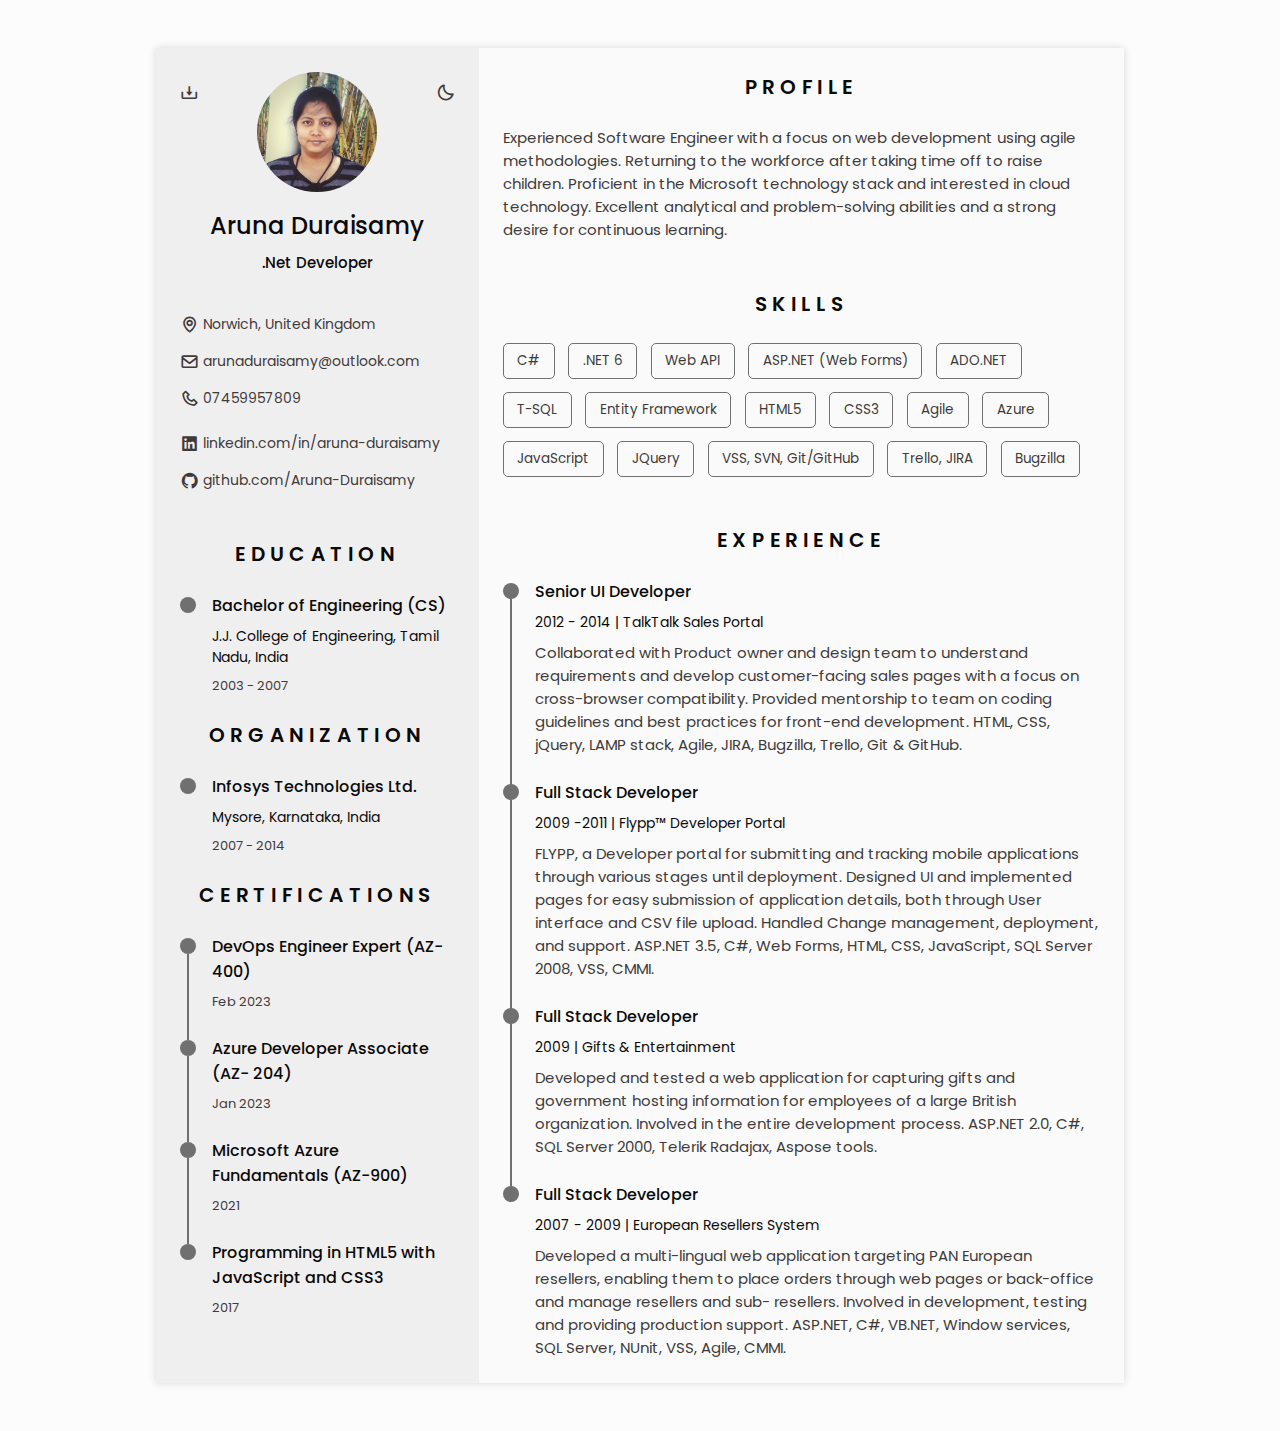
<file: index.html>
<!DOCTYPE html>
<html lang="en-GB">
    <head>
        <meta charset="UTF-8">
        <meta http-equiv="X-UA-Compatible" content="IE=edge">
        <meta name="viewport" content="width=device-width, initial-scale=1.0">
        <!-- Box Icons-->
        <link rel="stylesheet"
        href="https://cdn.jsdelivr.net/npm/boxicons@latest/css/boxicons.min.css">
        <!-- CSS -->
        <link rel="stylesheet" href="./styles/index.css">
        <title>Aruna Duraisamy</title>
        <!-- Favicon -->
        <link rel="apple-touch-icon" sizes="180x180" href="./assets/favicons/apple-touch-icon.png">
        <link rel="icon" type="image/png" sizes="32x32" href="./assets/favicons/favicon-32x32.png">
        <link rel="icon" type="image/png" sizes="16x16" href="./assets/favicons/favicon-16x16.png">
        <link rel="manifest" href="./assets/favicons/site.webmanifest">
    </head>
    <body>
        <!-- Header -->
        <header id="header" class="l-header">
            <nav class="nav bd-container">
                <a href="#" class="nav_logo">Aruna</a>

                <div class="nav_menu" id="nav-menu">
                    <ul class="nav_list">
                        <li class="nav_item">
                            <a href="#home" class="nav_link active-link">
                                <i class="bx bx-home nav_icon"></i>Home
                            </a>
                        </li>
                        <li class="nav_item">
                            <a href="#profile" class="nav_link">
                                <i class="bx bx-user nav_icon"></i>Profile
                            </a>
                        </li>
                        <li class="nav_item">
                            <a href="#education" class="nav_link">
                                <i class="bx bx-book nav_icon"></i>Education
                            </a>
                        </li>
                        <li class="nav_item">
                            <a href="#skills" class="nav_link">
                                <i class="bx bx-receipt nav_icon"></i>Skills
                            </a>
                        </li>
                        <li class="nav_item">
                            <a href="#experience" class="nav_link">
                                <i class="bx bx-briefcase-alt nav_icon"></i>Experience
                            </a>
                        </li>
                        <li class="nav_item">
                            <a href="#certification" class="nav_link">
                                <i class="bx bx-award nav_icon"></i>Certification
                            </a>
                        </li>
                    </ul>
                </div>
                <div class="nav_toogle" id="nav-toggle">
                    <i class="bx bx-grid-alt"></i>
                </div>
            </nav>
        </header>

        <main class="l-main bd-container">

            <div class="resume" id="printable-resume">
                <div class="resume_left">
                    <section class="home section" id="home">
                        <div class="home_container  bd-grid">
                            <div class="home_data bd-grid">
                                <img src="./assets/images/ProfilePicture.jpeg" alt="" class="home_img">
                                <h1 class="home_title">Aruna Duraisamy</h1>
                                <h3 class="home_profession">.Net Developer</h3>

                                <div>
                                    <a download="" href="./assets/ArunaDuraisamy-v7.pdf" class="home_button home_button-movil">Download</a>
                                </div>
                            </div>
                            <div class="home_address bd-grid">
                                <span class="home_information">
                                    <i class="bx bx-map bx-tada-hover home_icon"></i>
                                    Norwich, United Kingdom
                                </span>
                                <span class="home_information">
                                    <i class="bx bx-envelope bx-tada-hover home_icon"></i>
                                    arunaduraisamy@outlook.com
                                </span>
                                <span class="home_information">
                                    <i class="bx bx-phone bx-tada-hover home_icon"></i>
                                    07459957809
                                </span>
                            </div>
                            <div class="social_container bd-grid">
                                <a href="https://www.linkedin.com/in/aruna-duraisamy/" target="_blank" class="social_link">
                                    <i class="bx bxl-linkedin-square bx-tada-hover social_icon"></i>linkedin.com/in/aruna-duraisamy
                                </a>
                                <a href="https://github.com/Aruna-Duraisamy" target="_blank" class="social_link">
                                            <i class="bx bxl-github bx-tada-hover social_icon"></i>github.com/Aruna-Duraisamy
                                        </a>
                            </div>
                        </div>
                        <!-- Theme change button-->
                        <i class="bx bx-moon change-theme" Title="Theme" id="theme-button"></i>
                    <!-- button to generate and download pdf (for desktop)-->
                    <i class="bx bx-download generate-pdf" id="resume-button" Title="Generate PDF"></i>
                    </section>

                    <!-- Education -->
                    <section class="education section" id="education">
                        <h2 class="section-title">Education</h2>

                        <div class="education_container bd-grid">
                            <div class="education_content">
                                <div class="education_time">
                                    <span class="education_rounder"></span>
                                <!-- <span class="education_line"></span>-->
                                </div>
                                <div class="education_data bd-grid">
                                    <h3 class="education_title">Bachelor of Engineering (CS)</h3>
                                    <span class="education_studies">J.J. College of Engineering, Tamil Nadu, 
                                        India</span>
                                    <span class="education_year">2003 - 2007</span>
                                </div>
                            </div>
                        </div>
                    </section>
                    <!-- Organization -->
                    <section class="organization">
                        <h2 class="section-title">Organization</h2>

                        <div class="education_container bd-grid">
                            <div class="education_content">
                                <div class="education_time">
                                    <span class="education_rounder"></span>
                                <!-- <span class="education_line"></span>-->
                                </div>
                                <div class="education_data bd-grid">
                                    <h3 class="education_title">Infosys Technologies Ltd.</h3>
                                    <span class="education_studies">Mysore, Karnataka, India</span>
                                    <span class="education_year">2007 - 2014</span>
                                </div>
                            </div>
                        </div>
                    </section>


                    <!-- Certifications -->
                    <section class="certification section" id="certification">
                        <h2 class="section-title">Certifications</h2>

                        <div class="certification_container bd-grid">
                            <div class="certification_content">
                                <div class="certification_time">
                                    <span class="certification_rounder"></span>
                                    <span class="certification_line"></span>
                                </div>
                                <div class="certification_data bd-grid">
                                    <h3 class="certification_title">DevOps Engineer Expert (AZ-400)</h3>
                                    <span class="certification_year">Feb 2023</span>
                                </div>
                            </div>
                            <div class="certification_content">
                                <div class="certification_time">
                                    <span class="certification_rounder"></span>
                                    <span class="certification_line"></span>
                                </div>
                                <div class="certification_data bd-grid">
                                    <h3 class="certification_title">Azure Developer Associate (AZ- 204)</h3>
                                    <span class="certification_year">Jan 2023</span>
                                </div>
                            </div>
                            <div class="certification_content">
                                <div class="certification_time">
                                    <span class="certification_rounder"></span>
                                    <span class="certification_line"></span>
                                </div>
                                <div class="certification_data bd-grid">
                                    <h3 class="certification_title">Microsoft Azure Fundamentals (AZ-900)</h3>
                                    <span class="certification_year">2021</span>
                                </div>
                            </div>
                            <div class="certification_content">
                                <div class="certification_time">
                                    <span class="certification_rounder"></span>
                                    <!-- <span class="certification_line"></span>-->
                                </div>
                                <div class="certification_data bd-grid">
                                    <h3 class="certification_title">Programming in HTML5 with JavaScript and CSS3</h3>
                                    <span class="certification_year">2017</span>
                                </div>
                            </div>
                        </div>
                    </section>


                </div>
                <div class="resume_right">
                    <!-- Profile -->
                    <section class="profile section" id="profile">
                        <h2 class="section-title">Profile</h2>

                        <p class="profile_description">Experienced Software Engineer with a focus on 
                            web development using agile methodologies. Returning to the workforce after 
                            taking time off to raise children. Proficient in the Microsoft technology 
                            stack and interested in cloud technology. Excellent analytical and 
                            problem-solving abilities and a strong desire for continuous learning.</p>
                    </section>

                    <!-- Skills -->
                    <section class="skills section" id="skills">
                        <h2 class="section-title">Skills</h2>

                        <div class="skills_content bd-grid">
                            <div class="skill-card"><span>C#</span></div>
                            <div class="skill-card"><span>.NET 6</span> </div>
                            <div class="skill-card"><span>Web API</span> </div>
                            <div class="skill-card"><span>ASP.NET (Web Forms)</span> </div>
                            <div class="skill-card"><span>ADO.NET</span></div>
                            <div class="skill-card"><span>T-SQL</span></div>
                            <div class="skill-card"><span>Entity Framework</span></div>
                            <div class="skill-card"><span>HTML5</span></div>
                            <div class="skill-card"><span>CSS3</span></div>
                            <div class="skill-card"><span>Agile</span></div>
                            <div class="skill-card"><span>Azure</span></div>
                            <div class="skill-card"><span>JavaScript</span></div>
                            <div class="skill-card"><span>JQuery</span></div>
                            <div class="skill-card"><span>VSS, SVN, Git/GitHub</span></div>
                            <div class="skill-card"><span>Trello, JIRA</span></div>
                            <div class="skill-card"><span>Bugzilla </span></div>
                        </div>
                    </section>

                    <!-- Experience -->
                    <section class="experience section" id="experience">
                        <h2 class="section-title">Experience</h2>

                        <div class="experience_container bd-grid">
                            <div class="experience_content">
                                <div class="experience_time">
                                    <span class="experience_rounder"></span>
                                    <span class="experience_line"></span>
                                </div>

                                <div class="experience_data bd-grid">
                                    <h3 class="experience_title">Senior UI Developer</h3>
                                    <span class="experience_company">2012 - 2014 | TalkTalk Sales Portal</span>
                                    <p class="experience_description">Collaborated with Product owner and design 
                                        team to understand requirements and develop customer-facing sales pages with
                                         a focus on cross-browser compatibility. Provided mentorship to team on 
                                         coding guidelines and best practices for front-end development. HTML, 
                                         CSS, jQuery, LAMP stack, Agile, JIRA, Bugzilla, Trello, Git & GitHub.</p>
                                </div>
                            </div>
                            <div class="experience_content">
                                <div class="experience_time">
                                    <span class="experience_rounder"></span>
                                    <span class="experience_line"></span>
                                </div>

                                <div class="experience_data bd-grid">
                                    <h3 class="experience_title">Full Stack Developer</h3>
                                    <span class="experience_company">2009 -2011 | Flypp&trade; Developer Portal</span>
                                    <p class="experience_description">FLYPP, a Developer portal for submitting and tracking 
                                        mobile applications through various stages until deployment. Designed UI and implemented 
                                        pages for easy submission of application details, both through User interface and CSV file 
                                        upload. Handled Change management, deployment, and support. ASP.NET 3.5, C#, Web Forms, 
                                        HTML, CSS, JavaScript, SQL Server 2008, VSS, CMMI.</p>
                                </div>
                            </div>
                            <div class="experience_content">
                                <div class="experience_time">
                                    <span class="experience_rounder"></span>
                                    <span class="experience_line"></span>
                                </div>

                                <div class="experience_data bd-grid">
                                    <h3 class="experience_title">Full Stack Developer</h3>
                                    <span class="experience_company">2009 | Gifts & Entertainment </span>
                                    <p class="experience_description">Developed and tested a web application for capturing gifts and 
                                        government hosting information for employees of a large British organization. Involved in the 
                                        entire development process. ASP.NET 2.0, C#, SQL Server 2000, Telerik Radajax, Aspose tools.</p>
                                </div>
                            </div>
                            <div class="experience_content">
                                <div class="experience_time">
                                    <span class="experience_rounder"></span>
                                    <!-- <span class="experience_line"></span>-->
                                </div>

                                <div class="experience_data bd-grid">
                                    <h3 class="experience_title">Full Stack Developer</h3>
                                    <span class="experience_company">2007 - 2009 | European Resellers System</span>
                                    <p class="experience_description">Developed a multi-lingual web application targeting PAN European 
                                        resellers, enabling them to place orders through web pages or back-office and manage resellers 
                                        and sub- resellers. Involved in development, testing and providing production support. ASP.NET, 
                                        C#, VB.NET, Window services, SQL Server, NUnit, VSS, Agile, CMMI.</p>
                                </div>
                            </div>
                        </div>
                    </section>
                </div>
            </div>
        </main>

        <!-- Scroll Top -->
        <a href="#" class="scrolltop" id="scroll-top">
            <i class="bx bx-md bx-up-arrow-alt scrolltop_icon"></i>
        </a>
        <!-- HTML to PDF -->
        <script src="./js/html2pdf.bundle.min.js"></script>

        <!-- JS -->
        <script src="./js/main.js"></script>
    </body>
</html>
</file>
<file: styles/index.css>
@import url('https://fonts.googleapis.com/css2?family=Poppins:wght@400;500;600&display=swap');

/* -- Variables ---*/
:root {
--header-height: 3rem;

/* -- Colors -- */
--title-color: #0B0A0A;
--text-color:#403A3A;
--text-color-light:#707070;
--container-color:#FAFAFA;
--container-color-alt:#F0EFEF;
--body-color:#FCFCFC;
--header-color:#2B2B2B;
--header-text-color:#FCFCFC;
--scroll-top-color: #edf598;

/* -- Font ---*/
--body-font:'Poppins', sans-serif;
--h1-font-size:1.5rem;
--h2-font-size:1.25rem;
--h3-font-size:1rem;
--normal-font-size:.938rem;
--small-font-size:.875rem;
--smaller-font-size:.813rem;

--font-medium:500;
--font-semi-bold:600;

--mb-1:.5rem;
--mb-2:1rem;
--mb-3:1.5rem;

--z-tooltip:10;
--z-fixed:100;
}

/* BASE */
*, ::before, ::after {
    box-sizing: border-box;
}
html {
    scroll-behavior: smooth;
}
/* Dark Theme */
body.dark-theme {
    --title-color: #F2F2F2;
    --text-color:#BFBFBF;
    --container-color:#212121;
    --container-color-alt:#181616;
    --body-color:#2B2B2B;
    --header-color:#FCFCFC;
    --header-text-color:#2B2B2B;
}

/* Theme Buttons */
.change-theme {
    position:absolute;
    right: 0;
    top: 2.2rem;
    display:flex;
    color: var(--text-color);
    font-size: 1.2rem;
    cursor: pointer;
}

.change-theme:hover {
    color:var(--title-color);
}

/* Font size variables to scale cv */
body.scale-cv {
    --h1-font-size:.938rem;
    --h2-font-size:.938rem;
    --h3-font-size:.875rem;
    --normal-font-size:.813rem;
    --small-font-size:.75rem;
    --smaller-font-size:.688rem;
}

/* PDF specific */
.generate-pdf {
    display: none;
    position: absolute;
    top: 2.2rem;
    left: 0;
    font-size: 1.2rem;
    color: var(--text-color);
    cursor:pointer;
}
.generate-pdf:hover {
    color: var(--title-color);
}

.scale-cv .change-theme,
.scale-cv .generate-pdf {
    display: none;
}

.scale-cv .bd-container {
    max-width: 595px;
}

.scale-cv .section {
    padding: 1.5rem 0 .80rem;
}
.scale-cv .section-title{
    margin-bottom: .75rem;
}

.scale-cv .resume_left,
.scale-cv .resume_right {
    padding: 0 1rem;
}
.scale-cv .home_img {
    width: 90px;
    height: 90px;
}
.scale-cv .home_container {
    gap: 1.5rem;
}

.scale-cv .home_data{
  gap: .25rem;  
}

.scale-cv .home_address,
.scale-cv .social_container {
    gap: .75rem;
}

.scale-cv .home_icon,
.scale-cv .social_icon{
    font-size: 1rem;
}

.scale-cv .education_container,
.scale-cv .experience_container,
.scale-cv .certification_container {
    gap: 1rem;
}

.scale-cv .education_time,
.scale-cv .experience_time,
.scale-cv .certification_time {
    padding-right: .5rem;
}

.scale-cv .education_rounder,
.scale-cv .experience_rounder{
    width: 11px;
    height: 11px;
    margin-top: .22rem;
}

.scale-cv .education_line,
.scale-cv .experience_line {
    width: 1px;
    height: 110%;
    transform: translate(5px, 0);
}

.scale-cv .education_date,
.scale-cv .experience_date,
.scale-cv .certification_date {
    gap: .25rem;
}

.scale-cv .skills_name {
    margin-bottom: var(--mb-1);
}

body {
    margin: 0 0 var(--header-height) 0;
    padding: 0;
    font-family: var(--body-font);
    font-size: var(--normal-font-size);
    background-color: var(--body-color);
    color: var(--text-color);
}

h1, h2, h3,ul, p {
    margin: 0;
}

h1, h2, h3 {
    color: var(--title-color);
    font-weight: var(--font-medium);
}

ul {
    padding: 0;
    list-style: none;
}

a {
    text-decoration: none;
}

img {
    max-width: 100%;
    height: auto;
}


/* Class CSS */
.section {
    padding: 1.5rem 0;
}

.section-title {
    font-size: var(--h2-font-size);
    color: var(--title-color);
    font-weight: var(--font-semi-bold);
    text-transform: uppercase;
    letter-spacing: .35rem;
    text-align: center;
    margin-bottom: var(--mb-3);
}

/* Layout */
.bd-container {
    max-width: 968px;
    width: calc(100% - 3rem);
    margin-left: var(--mb-3);
    margin-right: var(--mb-3);
}

.bd-grid {
    display: grid;
    gap: 1.5rem;
}

.l-header {
    width: 100%;
    position:fixed;
    bottom: 0;
    left: 0;
    z-index: var(--z-fixed);
    background-color: var(--header-color);
    color: var(--header-text-color);
    box-shadow: 0 -1px 4px rgba(0,0,0,.1);
    transition: .3s;
}

/* Navigation */
.nav {
    height: var(--header-height);
    display: flex;
    justify-content: space-between;
    align-items: center;
}

@media screen and (max-width: 968px) {
    .nav_menu {
        position: fixed;
        bottom: -100%;
        left: 0;
        width: 100%;
        padding: 2rem 1.5rem;
        background-color: var(--header-color);
        box-shadow: 0 1px 4px rgba(0,0,0,.1);
        /*border-radius: 1rem 1rem 0 0;*/
        z-index: var(--z-fixed);
        transition: .4s ease-in-out;
    }
}

.nav_logo, .nav_toggle {
    color: var(--header-text-color);
    font-weight: var(--font-medium);
}

.nav_toggle {
    font-size: 1.2rem;
    cursor: pointer;
}

.nav_item {
    text-align: center;
}

.nav_list {
    display: grid;
    grid-template-columns: repeat(3, 1fr);
    gap: 2rem;
}

.nav_link {
    display: flex;
    flex-direction: column;
    font-size: var(--smaller-font-size);

    color: var(--header-text-color);
    /*color: var(--text-color-light);*/
    font-weight: var(--font-medium);
}

.nav_link:hover {
    color: var(--title-color);
}

.nav_icon {
    font-size: 1.2rem;
}

.show-menu {
    bottom: var(--header-height);
}

.active-link {
    color: --var(--title-color);
}


/* Home */

.home {
    position:relative;
}
.home_container {
    gap: 3rem;
}

.home_data {
    gap: .5rem;
    text-align: center;
}

.home_img {
    width: 120px;
    height: 120px;
    border-radius: 50%;
    justify-self: center;
    margin-bottom: var(--mb-1);
}

.home_title {
    font-size: var(--h1-font-size);
}

.home_profession {
    font-size: var(--normal-font-size);
    margin-bottom: var(--mb-1);
}

.home_address{
    gap: 1rem;
}
.home_information {
    display: flex;
    align-items: center;
    font-size: var(--small-font-size);
}

.home_icon{
    font-size: 1.2rem;
    margin-right: 0.25rem;
}

.home_button {
    display: inline-block;
    border: 2px solid var(--text-color);
    color: var(--title-color);
    padding: 1rem 2rem;
    border-radius: 0.25rem;
    transition: .3s;
    font-weight: var(--font-medium);
    margin-top: var(--mb-3);
}

.home_button-movil:hover {
    background-color: var(--text-color);
    color: var(--container-color);
}

/* Social */
.social_container {
    grid-template-columns: max-content;
    gap: 1rem;
}

.social_link {
    display: inline-flex;
    align-items: center;
    font-size: var(--small-font-size);
    color: var(--text-color);
}

.social_link:hover {
    color: var(--title-color);
}

.social_icon {
    font-size: 1.2rem;
    margin-right: 0.25rem;
}

/* Profile */
.profile_description {
    text-align: center;
}

/* Education, Experience & Certification */
.education_content, .experience_content, .certification_content {
    display: flex;
}

.education_time,
.experience_time,
.certification_time {
    padding-right: 1rem;
}

.education_rounder,
.experience_rounder,
.certification_rounder {
    position: relative;
    display: block;
    width: 16px;
    height: 16px;
    background-color: var(--text-color-light);
    border-radius: 50%;
    margin-top: .25rem;
}

.education_line,
.experience_line,
.certification_line {
    display: block;
    width: 2px;
    height: 110%;
    background-color: var(--text-color-light);
    transform: translate(7px, 0);
}

.education_data,
.experience_data,
.certification_data {
    gap: 0.5rem;
}

.education_title,
.experience_title,
.certification_title {
    font-size: var(--h3-font-size);
}

.education_studies,
.experience_company {
    font-size: var(--small-font-size);
    color:var(--title-color);
}
.education_year,
.certification_year {
    font-size: var(--smaller-font-size);
}

/* Skills */
.skills_content {
    /*grid-template-columns: repeat(2, 1fr);*/
    display: flex;
    flex-wrap: wrap;
    gap: 1em;
    font-size: 0.9em;
}
.skill-card{
    border: 1px solid var(--text-color-light);
    border-radius: 5px;
    padding: 0.5em 1em;
    align-items: center;
}

.skills_name {
    display: flex;
    align-items: center;
    margin-bottom: var(--mb-3);
}

.skills_circle {
    display: inline-block;
    width: 5px;
    height: 5px;
    background-color: var(--text-color);
    border-radius: 50%;
    margin-right: .75rem;
}

/*  Certifications 
.certificate_title {
    font-size: var(--h3-font-size);
    margin-bottom: var(--mb-1);
}

.certification_year {
    font-size: var(--smaller-font-size);
}*/

/* ScrollTop */
.scrolltop {
    position: fixed;
    right: 1rem;
    bottom: -20%;
    display: flex;
    justify-content: center;
    align-items: center;
    padding: 0.3rem;
    background-color: var(--scroll-top-color);
    border-radius: .4rem;
    z-index: var(--z-tooltip);
    transition: .4s;
}

.scrolltop_icon {
    font-size: 1.2rem;
    color: var(--header--color);
}

.show-scroll{
    visibility: visible;
    bottom: 5rem;
}

/* Media Queries */
/* For small devices, two columns layout */
@media screen and (max-width: 320px) {
    .nav_list {
        grid-template-columns: repeat(2, 1fr);
        gap: 1rem .5rem;
    }
}

/* For larger screen size */
@media screen and (min-width: 968px) {
    body {
        margin: 3rem 0;
    }
    .bd-container {
        margin-left: auto;
        margin-right: auto;
    }

    .l-header, .scrolltop  {
        display: none;
    }

    .resume {
        display: grid;
        grid-template-columns: .5fr 1fr;
        background-color: var(--container-color);
        box-shadow: 0 0 8px rgba(13,12,12,.15);
    }

    .resume_left {
        background-color: var(--container-color-alt);
    }

    .generate-pdf {
        display: inline-block;
    }

    .resume_left, .resume_right {
        padding: 0 1.5rem;
    }

    .section_title, 
    .profile_description {
        text-align: initial;
    }

    .home_container {
        gap: 1.5rem;
    }
    .home_button-movil {
        display: none;
    }

}

#wrapper--techstack__items{
    display: flex;
    flex-wrap: wrap;
    gap: 1em;
    font-size: 0.9em;
}
</file>
